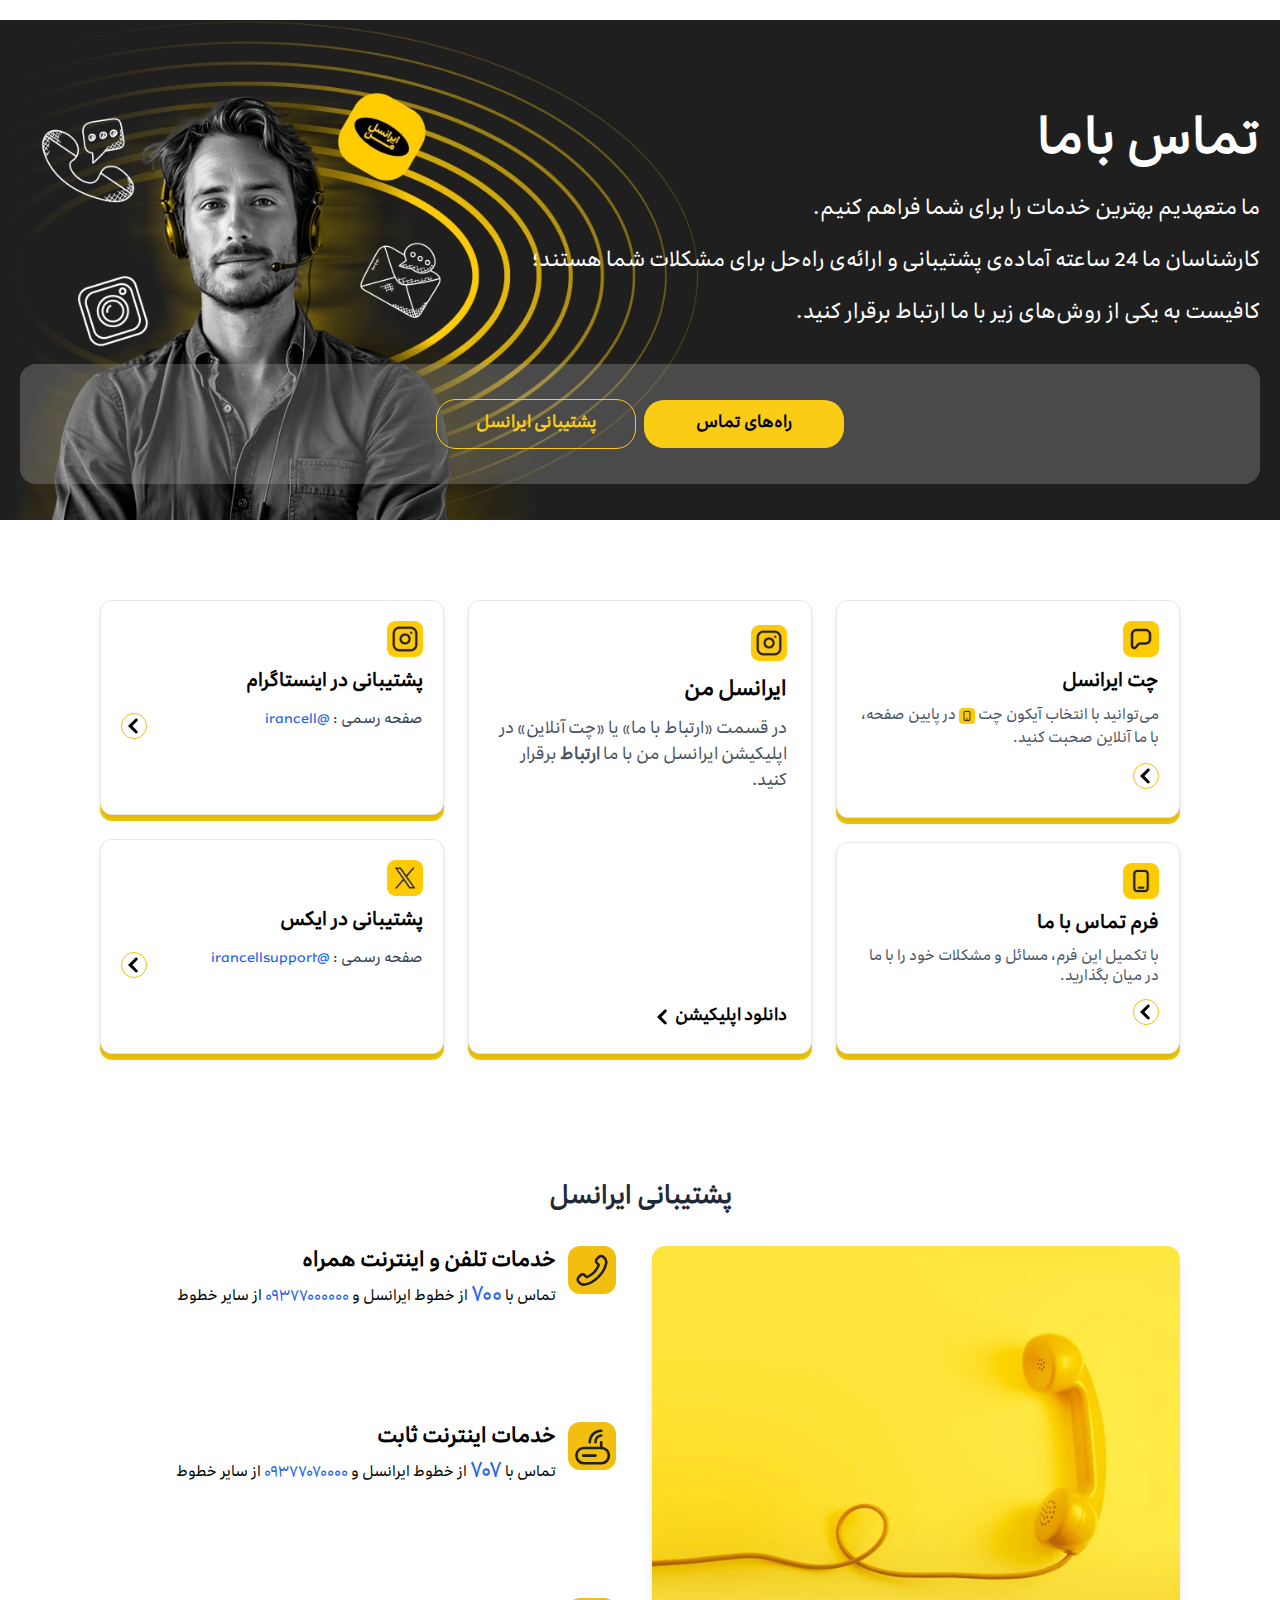
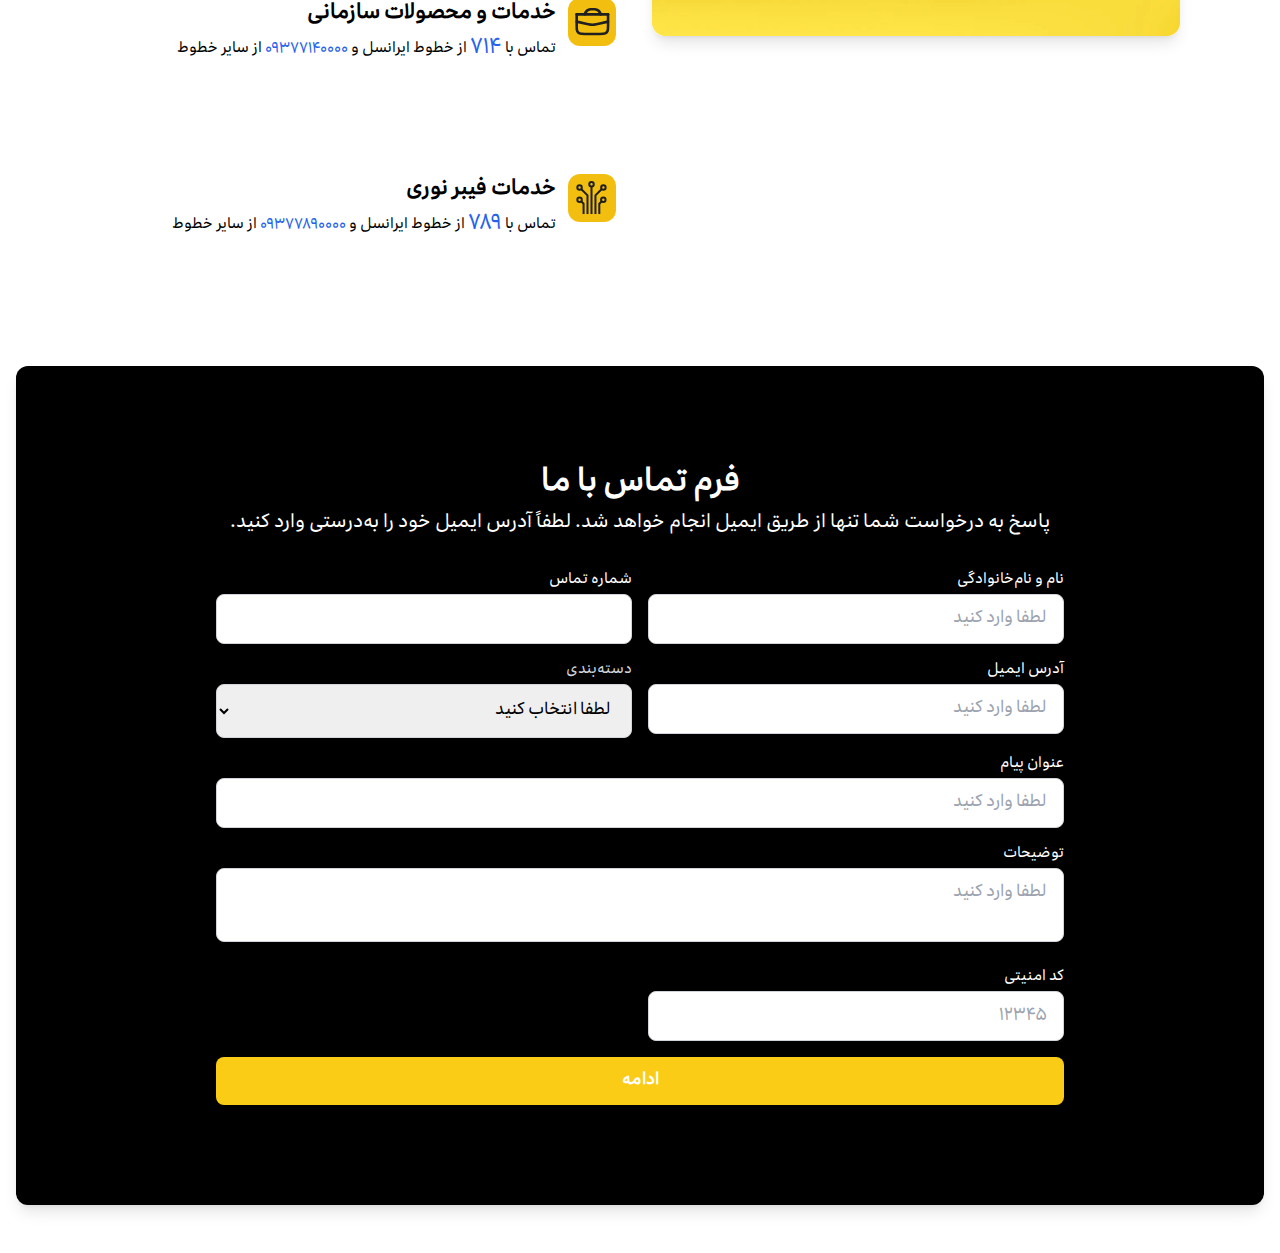
<file: index.html>
<!DOCTYPE html>
<html lang="fa" dir="rtl">
 
<head>
    <meta charset="UTF-8">
    <meta name="viewport" content="width=device-width, initial-scale=1.0">
    <title>Document</title>
      <link rel="stylesheet" href="/font/MTNIrancell-Regular.woff2">
      <script src="./assets/tailwind.js"></script>
       <style>
@font-face {
    font-family: "Irancell";
    src: url("/font/MTNIrancell-Regular.woff2") format("woff2");
}

body {
    font-family: "Irancell", sans-serif;
}
</style>

</head>
<body>
 <section>
    <div class="bg-[url('./images/Mobile-19.webp')]  
                md:bg-[url('./images/Banner_FA-10.webp')]  
                bg-cover bg-center bg-no-repeat 
                w-full h-[500px]
            ">
        <div class=" m-[20px]  ">
          <div class=" text-right  md:pt-[100px] pt-[80px] ">
                <h1 class="text-white mb-[16px] text-2xl md:text-5xl font-bold "> تماس باما </h1>
                <h4 class="text-white md:text-[20px] text-[16px]    md:leading-[52px] leading-[38px] mb-6">
                     ما متعهدیم بهترین خدمات را برای شما فراهم کنیم.<br>
                     کارشناسان ما 24 ساعته آماده‌ی پشتیبانی و ارائه‌ی راه‌حل برای مشکلات شما هستند؛<br>
                     کافیست به یکی از روش‌های زیر با ما ارتباط برقرار کنید.
                </h4>
          </div> 
           <!-- Buttons -->
          <div class="flex justify-center items-center md:h-[120px] h-[95px] bg-[rgba(176,176,176,0.3)] rounded-[16px] gap-2 p-8">
             <a href="#"
             class=" w-[200px] px-6 py-3 text-center bg-yellow-400 text-black font-semibold rounded-[20px] hover:bg-yellow-300 transition"> راه‌های تماس
             </a>
             <a href="#"
             class=" w-[200px] text-center px-6 py-3 border border-yellow-400 text-yellow-400 font-semibold  rounded-[20px] hover:bg-yellow-400 hover:text-black transition"> پشتیبانی ایرانسل
             </a>
          </div>
        </div>


    </div>
 </section>
 <section  class="py-[80px] px-[100px]">
  <div class="container">
    <div class="grid grid-cols-1 md:grid-cols-2 lg:grid-cols-3 gap-6 ">
      <!-- کارت کوچک ۱ -->
      <div class="space-y-6">
        <div class="bg-white rounded-xl shadow-[0_4px_6px_rgba(0,0,0,0.1),0_6px_0_rgba(244,203,8,1)] p-5 border">
          <div class="flex items-center mb-3">
              <img class="w-9 h-9" src="./images/Group-33817.webp" alt="">
          </div>
          <h6 class="text-lg font-semibold mb-2">چت ایرانسل</h6>
          <p class="text-sm text-gray-600 leading-relaxed">
            می‌توانید با انتخاب آیکون چت
            <img src="/images/Group-33818.webp"class="inline-block w-4 h-4 alt="">
            در پایین صفحه، با ما آنلاین صحبت کنید.
          </p>
          <a href="#" class="inline-flex items-center mt-3 border-[1.5px] border-solid border-[#f2bf11] rounded-full text-black">
            <svg xmlns="http://www.w3.org/2000/svg" class="w-6 h-6  "
               viewBox="0 0 24 24" fill="none">
               <path fill-rule="evenodd" clip-rule="evenodd"
                d="M15.3143 4.94855C15.895 5.53938 15.8868 6.48909 15.296 7.06979L10.3863 11.8953C10.3887 11.9299 10.3899 11.9648 10.3899 12C10.3899 12.0352 10.3887 12.0701 10.3863 12.1047L15.296 16.9302C15.8868 17.5109 15.895 18.4606 15.3143 19.0515C14.7336 19.6423 13.7839 19.6505 13.1931 19.0698L6 12L13.1931 4.93021C13.7839 4.34951 14.7336 4.35772 15.3143 4.94855Z"
                fill="black"></path>
            </svg>
          </a>
        </div>
        <!-- کارت کوچک ۲ -->
        <div class="bg-white rounded-xl  p-5 border shadow-[0_4px_6px_rgba(0,0,0,0.1),0_6px_0_rgba(244,203,8,1)] ">
          <div class="flex items-center mb-3">
              <img class="w-9 h-9" src="./images/Group-33818.webp" alt="">
          </div>
          <h6 class="text-lg font-semibold mb-2">فرم تماس با ما</h6>
          <p class="text-sm text-gray-600">با تکمیل این فرم، مسائل و مشکلات خود را با ما در میان بگذارید.</p>
          <a href="#" class="inline-flex items-center mt-3 border-[1.5px] border-solid border-[#f2bf11] rounded-full text-black">
            <svg xmlns="http://www.w3.org/2000/svg" class="w-6 h-6 "
             viewBox="0 0 24 24" fill="none">
             <path fill-rule="evenodd" clip-rule="evenodd"
              d="M15.3143 4.94855C15.895 5.53938 15.8868 6.48909 15.296 7.06979L10.3863 11.8953C10.3887 11.9299 10.3899 11.9648 10.3899 12C10.3899 12.0352 10.3887 12.0701 10.3863 12.1047L15.296 16.9302C15.8868 17.5109 15.895 18.4606 15.3143 19.0515C14.7336 19.6423 13.7839 19.6505 13.1931 19.0698L6 12L13.1931 4.93021C13.7839 4.34951 14.7336 4.35772 15.3143 4.94855Z"
              fill="black"></path>
            </svg>
          </a>
        </div>
      </div>
      <!-- کارت بزرگ وسط -->
      <div>
        <div class="bg-white rounded-xl shadow-[0_4px_6px_rgba(0,0,0,0.1),0_6px_0_rgba(244,203,8,1)] p-5 border  p-6 border h-full flex flex-col justify-between">
          <div>
            <div class="mb-4">
                <img class="w-9 h-9" src="./images/Group-33819.webp" alt="">
            </div>
            <h4 class="text-xl font-bold mb-3">ایرانسل من</h4>
            <p class="text-gray-600 leading-relaxed">
               در قسمت «ارتباط با ما» یا «چت آنلاین» در اپلیکیشن ایرانسل من با ما
               <strong>ارتباط</strong> برقرار کنید.
            </p>
          </div>
          <a href="#"
             class="inline-flex items-center mt-5  text-black font-semibold">
             دانلود اپلیکیشن
             <svg xmlns="http://www.w3.org/2000/svg" class="w-6 h-6  ml-2"
                viewBox="0 0 24 24" fill="none">
                <path fill-rule="evenodd" clip-rule="evenodd"
                d="M15.3143 4.94855C15.895 5.53938 15.8868 6.48909 15.296 7.06979L10.3863 11.8953C10.3887 11.9299 10.3899 11.9648 10.3899 12C10.3899 12.0352 10.3887 12.0701 10.3863 12.1047L15.296 16.9302C15.8868 17.5109 15.895 18.4606 15.3143 19.0515C14.7336 19.6423 13.7839 19.6505 13.1931 19.0698L6 12L13.1931 4.93021C13.7839 4.34951 14.7336 4.35772 15.3143 4.94855Z"
                fill="black"></path>
             </svg>
          </a>
        </div>
      </div>
      <!-- کارت‌های سمت راست -->
      <!-- ستون راست: کارت‌های کوچک -->
      <div class="space-y-6 flex flex-col">
        <!-- کارت اینستاگرام -->
        <div class="bg-white rounded-xl shadow-[0_4px_6px_rgba(0,0,0,0.1),0_6px_0_rgba(244,203,8,1)] p-5 border flex flex-col justify-between flex-1">
          <div>
            <img class="w-9 h-9 mb-3" src="./images/Group-33819.webp" alt="">
            <h6 class="text-lg font-semibold mb-1">پشتیبانی در اینستاگرام</h6>
            <div class="flex justify-between items-center">
              <span class="text-gray-700 text-sm leading-5">
                صفحه رسمی : <a href="#" class="text-blue-600">@irancell</a>
              </span>
              <a href="#" class="inline-flex items-center mt-3 border-[1.5px] border-solid border-[#f2bf11] rounded-full text-black">
            <svg xmlns="http://www.w3.org/2000/svg" class="w-6 h-6 "
             viewBox="0 0 24 24" fill="none">
             <path fill-rule="evenodd" clip-rule="evenodd"
              d="M15.3143 4.94855C15.895 5.53938 15.8868 6.48909 15.296 7.06979L10.3863 11.8953C10.3887 11.9299 10.3899 11.9648 10.3899 12C10.3899 12.0352 10.3887 12.0701 10.3863 12.1047L15.296 16.9302C15.8868 17.5109 15.895 18.4606 15.3143 19.0515C14.7336 19.6423 13.7839 19.6505 13.1931 19.0698L6 12L13.1931 4.93021C13.7839 4.34951 14.7336 4.35772 15.3143 4.94855Z"
              fill="black"></path>
            </svg>
          </a>
            </div>
          </div>
        </div>

        <!-- کارت ایکس -->
        <div class="bg-white rounded-xl shadow-[0_4px_6px_rgba(0,0,0,0.1),0_6px_0_rgba(244,203,8,1)] p-5 border flex flex-col justify-between flex-1">
          <div>
            <img class="w-9 h-9 mb-3" src="./images/Group-33820.webp" alt="">
            <h6 class="text-lg font-semibold mb-1">پشتیبانی در ایکس</h6>
            <div class="flex justify-between items-center">
              <span class="text-gray-700 text-sm leading-5">
                صفحه رسمی : <a href="#" class="text-blue-600">@irancellsupport</a>
              </span>
              <a href="#" class="inline-flex items-center mt-3 border-[1.5px] border-solid border-[#f2bf11] rounded-full text-black">
            <svg xmlns="http://www.w3.org/2000/svg" class="w-6 h-6 "
             viewBox="0 0 24 24" fill="none">
             <path fill-rule="evenodd" clip-rule="evenodd"
              d="M15.3143 4.94855C15.895 5.53938 15.8868 6.48909 15.296 7.06979L10.3863 11.8953C10.3887 11.9299 10.3899 11.9648 10.3899 12C10.3899 12.0352 10.3887 12.0701 10.3863 12.1047L15.296 16.9302C15.8868 17.5109 15.895 18.4606 15.3143 19.0515C14.7336 19.6423 13.7839 19.6505 13.1931 19.0698L6 12L13.1931 4.93021C13.7839 4.34951 14.7336 4.35772 15.3143 4.94855Z"
              fill="black"></path>
            </svg>
          </a>
            </div>
          </div>
        </div>
      </div>
    </div>  
  </div>
 </section>
 <section class=" py-12 px-[100px]">
  <div class="container mx-auto ">
    <div class="mb-8 text-center">
      <h3 class="text-2xl font-bold text-gray-800">پشتیبانی ایرانسل</h3>
    </div>
    <div class="flex flex-col lg:flex-row items-stretch gap-6">
      <!-- تصویر سمت چپ -->
      <div class="lg:w-1/2 w-full h-[40%]">
        <img 
          src="/images/img1.webp" 
          sizes="(max-width: 1024px) 100vw, 628px"
          alt="پشتیبانی ایرانسل" 
          class="rounded-xl shadow-lg w-full h-full object-cover"
          loading="lazy">
      </div>

      <!-- کارت‌های پشتیبانی سمت راست -->
      <div class="lg:w-1/2 w-full flex flex-col h-full gap-20">
        <!-- کارت‌ها با ارتفاع یکسان -->
        <div class="flex-1 flex flex-col  justify-between mb-[32px]">
          <div class="flex items-start">
            <img src="/images/icon1.svg" alt="خدمات تلفن و اینترنت همراه" class=" w-[48px] h-[48px]  rounded-[12px] flex items-center justify-center mb-4 ml-3w-7  flex-shrink-0 mx-3   bg-[#f2bf11]">
            <div class="text-sm leading-tight ">
              <h5 class="font-semibold mb-1 flex items-center text-[20px] leading-[32px]">خدمات تلفن و اینترنت همراه</h5>
              <p>تماس با <a href="tel:700" class="text-blue-600 hover:underline text-[20px] font-normal leading-[28px]">۷۰۰</a> از خطوط ایرانسل و <a href="tel:09377000000" class="text-blue-600 hover:underline">۰۹۳۷۷۰۰۰۰۰۰</a> از سایر خطوط</p>
            </div>
          </div>
        </div>

        <div class="flex-1 flex flex-col justify-between mb-[32px] ">
          <div class="flex items-start">
            <img src="/images/icon2.svg" alt="خدمات اینترنت ثابت" class="w-[48px] h-[48px]  rounded-[12px] flex items-center justify-center mb-4 ml-3w-7  flex-shrink-0 mx-3   bg-[#f2bf11]">
            <div class="text-sm leading-tight">
              <h5 class="font-semibold mb-1 flex items-center text-[20px] leading-[32px]">خدمات اینترنت ثابت</h5>
              <p>تماس با <a href="tel:707" class="text-blue-600 hover:underline text-[20px] font-normal leading-[28px]">۷۰۷</a> از خطوط ایرانسل و <a href="tel:09377070000" class="text-blue-600 hover:underline">۰۹۳۷۷۰۷۰۰۰۰</a> از سایر خطوط</p>
            </div>
          </div>
        </div>

        <div class="flex-1 flex flex-col justify-between mb-[32px]">
          <div class="flex items-start">
            <img src="/images/icon3.svg" alt="خدمات و محصولات سازمانی" class="w-[48px] h-[48px]  rounded-[12px] flex items-center justify-center mb-4 ml-3w-7  flex-shrink-0 mx-3   bg-[#f2bf11]">
            <div class="text-sm leading-tight">
              <h5 class="font-semibold mb-1 flex items-center text-[20px] leading-[32px]">خدمات و محصولات سازمانی</h5>
              <p>تماس با <a href="tel:714" class="text-blue-600 hover:underline text-[20px] font-normal leading-[28px]">۷۱۴</a> از خطوط ایرانسل و <a href="tel:09377140000" class="text-blue-600 hover:underline">۰۹۳۷۷۱۴۰۰۰۰</a> از سایر خطوط</p>
            </div>
          </div>
        </div>

        <div class="flex-1 flex flex-col justify-between mb-[32px]">
          <div class="flex items-start">
            <img src="/images/icon4.svg" alt="خدمات فیبر نوری" class="w-[48px] h-[48px]  rounded-[12px] flex items-center justify-center mb-4 ml-3w-7  flex-shrink-0 mx-3   bg-[#f2bf11]">
            <div class="text-sm leading-tight">
              <h5 class="font-semibold mb-1 flex items-center text-[20px] leading-[32px]">خدمات فیبر نوری</h5>
              <p>تماس با <a href="tel:789" class="text-blue-600 hover:underline text-[20px] font-normal leading-[28px]">۷۸۹</a> از خطوط ایرانسل و <a href="tel:09377890000" class="text-blue-600 hover:underline">۰۹۳۷۷۸۹۰۰۰۰</a> از سایر خطوط</p>
            </div>
          </div>
        </div>
      </div>
    </div>
  </div>
 </section>
<section id="form-contactus" class="py-12">
  <div class="container mx-auto px-4 ">
    <div class="bg-black rounded-xl shadow-lg py-[100px] px-6 md:px-[200px]">
      <!-- عنوان فرم -->
      <div class="mb-8 text-center">
        <h4 class="text-3xl font-bold text-white mb-2">فرم تماس با ما</h4>
        <p class="text-white text-base md:text-lg">
          پاسخ به درخواست شما تنها از طریق ایمیل انجام خواهد شد. لطفاً آدرس ایمیل خود را به‌درستی وارد کنید.
        </p>
      </div>

      <!-- فرم -->
      <form id="contact-us-form" class="grid grid-cols-1 md:grid-cols-2 gap-4">
        <!-- نام و شماره تماس -->
        <div>
          <label for="fullname" class="block text-sm font-medium text-white mb-1">نام و نام‌خانوادگی</label>
          <input type="text" id="fullname" name="fullname" placeholder="لطفا وارد کنید" required
                 class="w-full border border-gray-300 rounded-lg px-4 py-3 focus:outline-none focus:ring-2 focus:ring-yellow-400 focus:border-yellow-400">
        </div>
        <div>
          <label for="mobile" class="block text-sm font-medium text-white mb-1">شماره تماس</label>
          <input type="text" id="mobile" name="mobile" placeholder="" maxlength="11" required
                 class="w-full border border-gray-300 rounded-lg px-4 py-3 focus:outline-none focus:ring-2 focus:ring-yellow-400 focus:border-yellow-400">
        </div>

        <!-- ایمیل و دسته‌بندی -->
        <div>
          <label for="email" class="block text-sm font-medium text-white mb-1">آدرس ایمیل</label>
          <input type="email" id="email" name="email" placeholder="لطفا وارد کنید" required
                 class="w-full border border-gray-300 rounded-lg px-4 py-3 focus:outline-none focus:ring-2 focus:ring-yellow-400 focus:border-yellow-400">
        </div>
        <div>
          <label for="choice" class="block text-sm font-medium text-gray-300 mb-1">دسته‌بندی</label>
          <select id="choice" name="choice" required
                  class="w-full border border-gray-300 rounded-lg px-4 py-3 focus:outline-none focus:ring-2 focus:ring-yellow-400 focus:border-yellow-400">
            <option value="">لطفا انتخاب کنید</option>
            <option value="حساب">حساب</option>
            <option value="اینترنت، تماس، پیامک">اینترنت، تماس، پیامک</option>
            <option value="برنامه های کاربردی و پورتال ها">برنامه های کاربردی و پورتال ها</option>
            <option value="مودم و سیم کارت">مودم و سیم کارت</option>
            <option value="پیشنهادها و انتقادها">پیشنهادها و انتقادها</option>
            <option value="گزارش نقاط ضعف امنیتی">گزارش نقاط ضعف امنیتی</option>
            <option value="سایر">سایر</option>
          </select>
        </div>

        <!-- عنوان پیام -->
        <div class="md:col-span-2">
          <label for="title" class="block text-sm font-medium text-white mb-1">عنوان پیام</label>
          <input type="text" id="title" name="title" placeholder="لطفا وارد کنید" required
                 class="w-full border border-gray-300 rounded-lg px-4 py-3 focus:outline-none focus:ring-2 focus:ring-yellow-400 focus:border-yellow-400">
        </div>

        <!-- توضیحات -->
        <div class="md:col-span-2">
          <label for="description" class="block text-sm font-medium text-white mb-1">توضیحات</label>
          <textarea id="description" name="description" placeholder="لطفا وارد کنید" required
                    class="w-full border border-gray-300 rounded-lg px-4 py-3 resize-none focus:outline-none focus:ring-2 focus:ring-yellow-400 focus:border-yellow-400"></textarea>
        </div>

        <!-- کد امنیتی -->
        <div>
          <label for="captcha" class="block text-sm font-medium text-white mb-1">کد امنیتی</label>
          <input type="text" id="captcha" name="a-captcha-response" placeholder="۱۲۳۴۵" maxlength="5"
                 class="w-full border border-gray-300 rounded-lg px-4 py-3 focus:outline-none focus:ring-2 focus:ring-yellow-400 focus:border-yellow-400">
        </div>

        <!-- دکمه ارسال -->
        <div class="md:col-span-2">
          <button type="submit"
                  class="w-full bg-yellow-400 text-white font-semibold px-6 py-3 rounded-lg hover:bg-yellow-500 transition duration-300">
            ادامه
          </button>
        </div>
      </form>
    </div>
  </div>
</section>
</body>
</html>
</file>
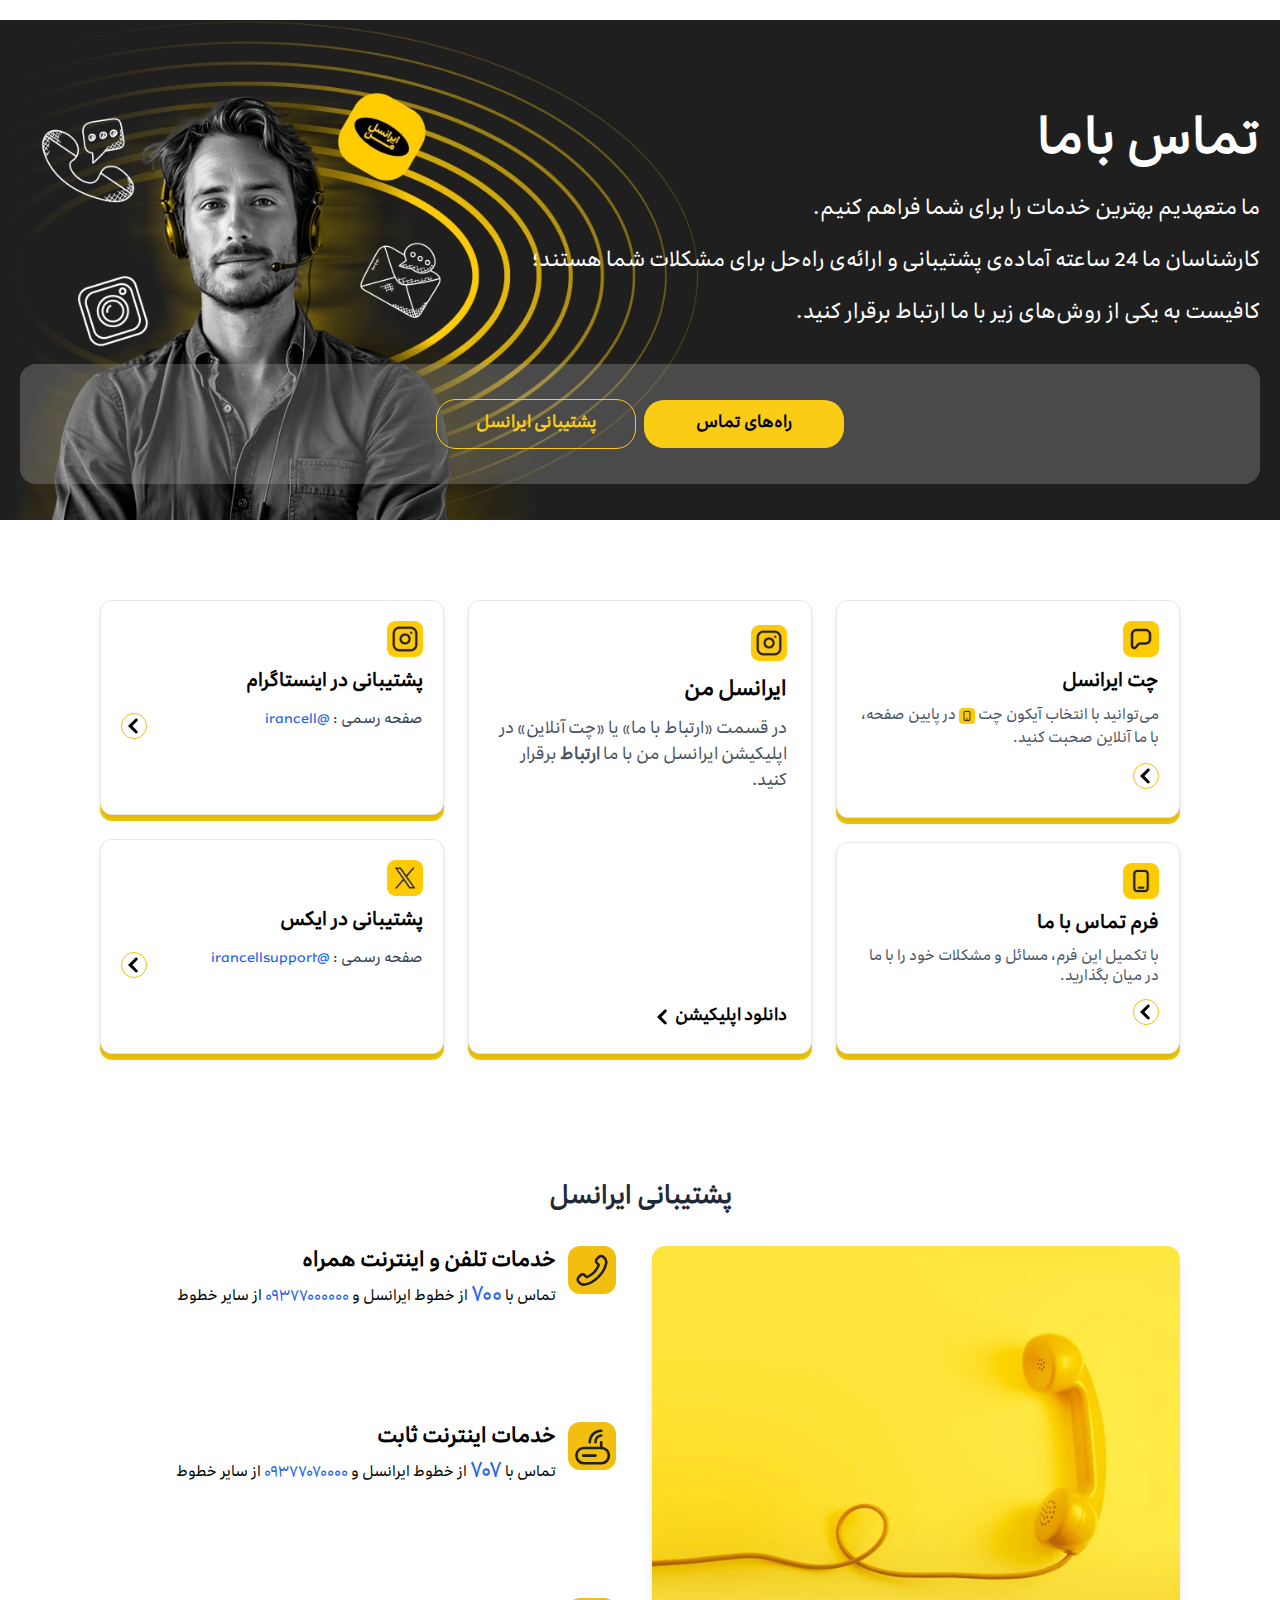
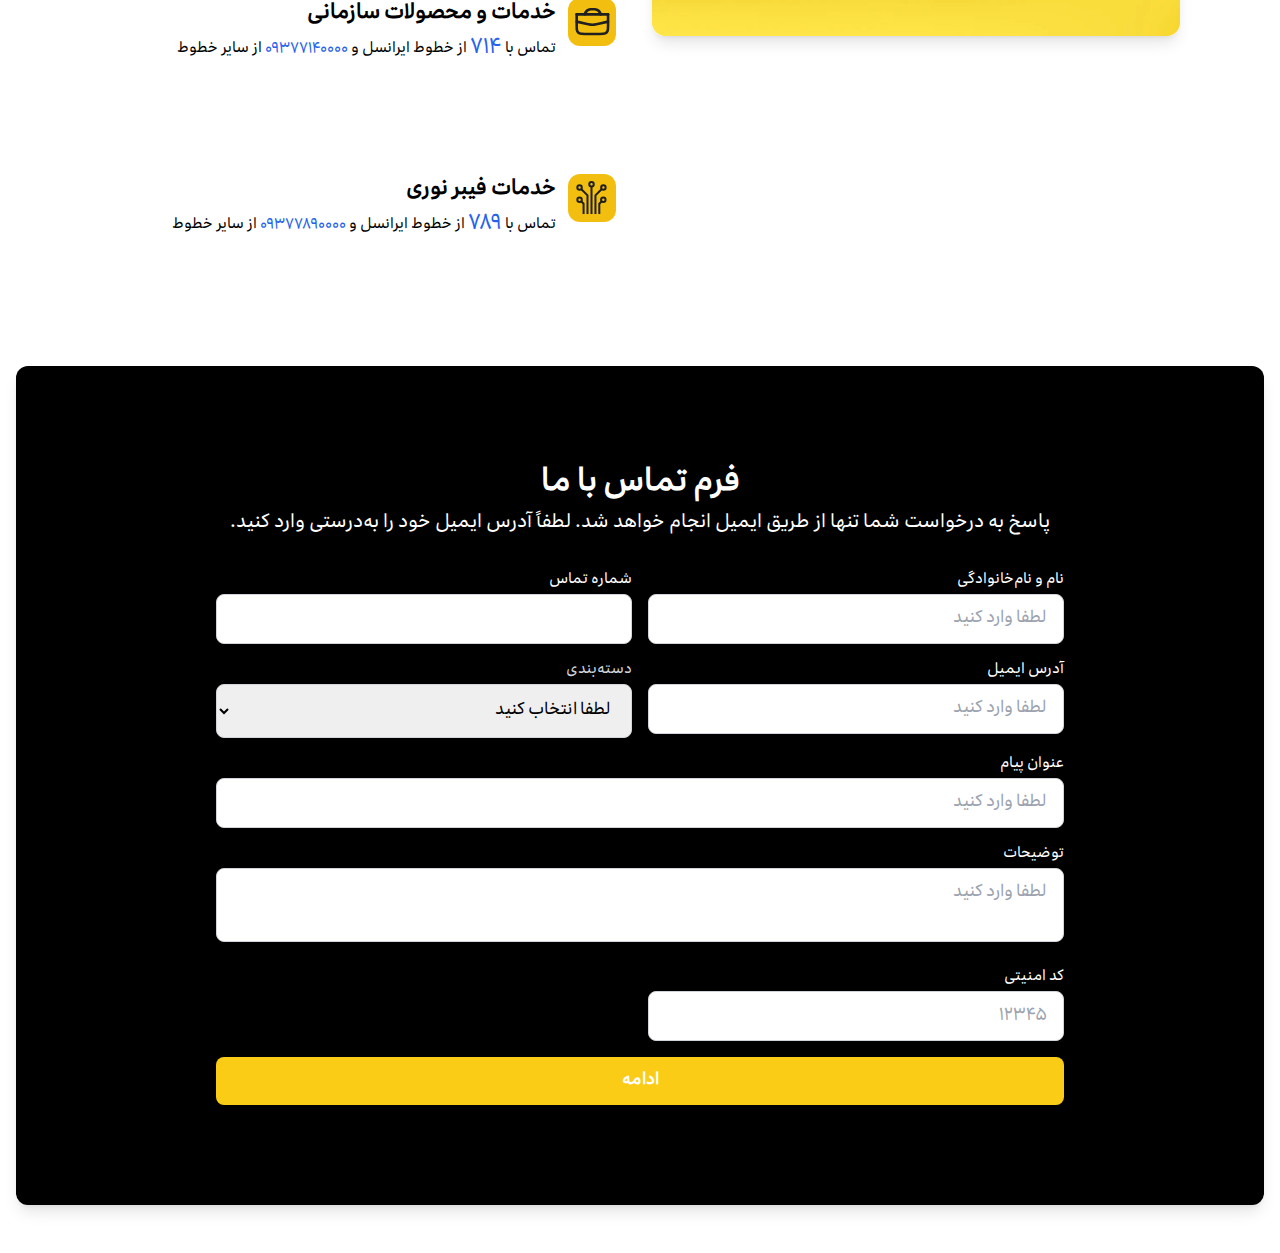
<file: irancell/index.html>
<!DOCTYPE html>
<html lang="fa" dir="rtl">
 
<head>
    <meta charset="UTF-8">
    <meta name="viewport" content="width=device-width, initial-scale=1.0">
    <title>Document</title>
      <link rel="stylesheet" href="/font/MTNIrancell-Regular.woff2">
      <script src="./assets/tailwind.js"></script>
       <style>
@font-face {
    font-family: "Irancell";
    src: url("/font/MTNIrancell-Regular.woff2") format("woff2");
}

body {
    font-family: "Irancell", sans-serif;
}
</style>

</head>
<body>
 <section>
    <div class="bg-[url('./images/Mobile-19.webp')]  
                md:bg-[url('./images/Banner_FA-10.webp')]  
                bg-cover bg-center bg-no-repeat 
                w-full h-[500px]
            ">
        <div class=" m-[20px]  ">
          <div class=" text-right  md:pt-[100px] pt-[80px] ">
                <h1 class="text-white mb-[16px] text-2xl md:text-5xl font-bold "> تماس باما </h1>
                <h4 class="text-white md:text-[20px] text-[16px]    md:leading-[52px] leading-[38px] mb-6">
                     ما متعهدیم بهترین خدمات را برای شما فراهم کنیم.<br>
                     کارشناسان ما 24 ساعته آماده‌ی پشتیبانی و ارائه‌ی راه‌حل برای مشکلات شما هستند؛<br>
                     کافیست به یکی از روش‌های زیر با ما ارتباط برقرار کنید.
                </h4>
          </div> 
           <!-- Buttons -->
          <div class="flex justify-center items-center md:h-[120px] h-[95px] bg-[rgba(176,176,176,0.3)] rounded-[16px] gap-2 p-8">
             <a href="#"
             class=" w-[200px] px-6 py-3 text-center bg-yellow-400 text-black font-semibold rounded-[20px] hover:bg-yellow-300 transition"> راه‌های تماس
             </a>
             <a href="#"
             class=" w-[200px] text-center px-6 py-3 border border-yellow-400 text-yellow-400 font-semibold  rounded-[20px] hover:bg-yellow-400 hover:text-black transition"> پشتیبانی ایرانسل
             </a>
          </div>
        </div>


    </div>
 </section>
 <section  class="py-[80px] px-[100px]">
  <div class="container">
    <div class="grid grid-cols-1 md:grid-cols-2 lg:grid-cols-3 gap-6 ">
      <!-- کارت کوچک ۱ -->
      <div class="space-y-6">
        <div class="bg-white rounded-xl shadow-[0_4px_6px_rgba(0,0,0,0.1),0_6px_0_rgba(244,203,8,1)] p-5 border">
          <div class="flex items-center mb-3">
              <img class="w-9 h-9" src="./images/Group-33817.webp" alt="">
          </div>
          <h6 class="text-lg font-semibold mb-2">چت ایرانسل</h6>
          <p class="text-sm text-gray-600 leading-relaxed">
            می‌توانید با انتخاب آیکون چت
            <img src="/images/Group-33818.webp"class="inline-block w-4 h-4 alt="">
            در پایین صفحه، با ما آنلاین صحبت کنید.
          </p>
          <a href="#" class="inline-flex items-center mt-3 border-[1.5px] border-solid border-[#f2bf11] rounded-full text-black">
            <svg xmlns="http://www.w3.org/2000/svg" class="w-6 h-6  "
               viewBox="0 0 24 24" fill="none">
               <path fill-rule="evenodd" clip-rule="evenodd"
                d="M15.3143 4.94855C15.895 5.53938 15.8868 6.48909 15.296 7.06979L10.3863 11.8953C10.3887 11.9299 10.3899 11.9648 10.3899 12C10.3899 12.0352 10.3887 12.0701 10.3863 12.1047L15.296 16.9302C15.8868 17.5109 15.895 18.4606 15.3143 19.0515C14.7336 19.6423 13.7839 19.6505 13.1931 19.0698L6 12L13.1931 4.93021C13.7839 4.34951 14.7336 4.35772 15.3143 4.94855Z"
                fill="black"></path>
            </svg>
          </a>
        </div>
        <!-- کارت کوچک ۲ -->
        <div class="bg-white rounded-xl  p-5 border shadow-[0_4px_6px_rgba(0,0,0,0.1),0_6px_0_rgba(244,203,8,1)] ">
          <div class="flex items-center mb-3">
              <img class="w-9 h-9" src="./images/Group-33818.webp" alt="">
          </div>
          <h6 class="text-lg font-semibold mb-2">فرم تماس با ما</h6>
          <p class="text-sm text-gray-600">با تکمیل این فرم، مسائل و مشکلات خود را با ما در میان بگذارید.</p>
          <a href="#" class="inline-flex items-center mt-3 border-[1.5px] border-solid border-[#f2bf11] rounded-full text-black">
            <svg xmlns="http://www.w3.org/2000/svg" class="w-6 h-6 "
             viewBox="0 0 24 24" fill="none">
             <path fill-rule="evenodd" clip-rule="evenodd"
              d="M15.3143 4.94855C15.895 5.53938 15.8868 6.48909 15.296 7.06979L10.3863 11.8953C10.3887 11.9299 10.3899 11.9648 10.3899 12C10.3899 12.0352 10.3887 12.0701 10.3863 12.1047L15.296 16.9302C15.8868 17.5109 15.895 18.4606 15.3143 19.0515C14.7336 19.6423 13.7839 19.6505 13.1931 19.0698L6 12L13.1931 4.93021C13.7839 4.34951 14.7336 4.35772 15.3143 4.94855Z"
              fill="black"></path>
            </svg>
          </a>
        </div>
      </div>
      <!-- کارت بزرگ وسط -->
      <div>
        <div class="bg-white rounded-xl shadow-[0_4px_6px_rgba(0,0,0,0.1),0_6px_0_rgba(244,203,8,1)] p-5 border  p-6 border h-full flex flex-col justify-between">
          <div>
            <div class="mb-4">
                <img class="w-9 h-9" src="./images/Group-33819.webp" alt="">
            </div>
            <h4 class="text-xl font-bold mb-3">ایرانسل من</h4>
            <p class="text-gray-600 leading-relaxed">
               در قسمت «ارتباط با ما» یا «چت آنلاین» در اپلیکیشن ایرانسل من با ما
               <strong>ارتباط</strong> برقرار کنید.
            </p>
          </div>
          <a href="#"
             class="inline-flex items-center mt-5  text-black font-semibold">
             دانلود اپلیکیشن
             <svg xmlns="http://www.w3.org/2000/svg" class="w-6 h-6  ml-2"
                viewBox="0 0 24 24" fill="none">
                <path fill-rule="evenodd" clip-rule="evenodd"
                d="M15.3143 4.94855C15.895 5.53938 15.8868 6.48909 15.296 7.06979L10.3863 11.8953C10.3887 11.9299 10.3899 11.9648 10.3899 12C10.3899 12.0352 10.3887 12.0701 10.3863 12.1047L15.296 16.9302C15.8868 17.5109 15.895 18.4606 15.3143 19.0515C14.7336 19.6423 13.7839 19.6505 13.1931 19.0698L6 12L13.1931 4.93021C13.7839 4.34951 14.7336 4.35772 15.3143 4.94855Z"
                fill="black"></path>
             </svg>
          </a>
        </div>
      </div>
      <!-- کارت‌های سمت راست -->
      <!-- ستون راست: کارت‌های کوچک -->
      <div class="space-y-6 flex flex-col">
        <!-- کارت اینستاگرام -->
        <div class="bg-white rounded-xl shadow-[0_4px_6px_rgba(0,0,0,0.1),0_6px_0_rgba(244,203,8,1)] p-5 border flex flex-col justify-between flex-1">
          <div>
            <img class="w-9 h-9 mb-3" src="./images/Group-33819.webp" alt="">
            <h6 class="text-lg font-semibold mb-1">پشتیبانی در اینستاگرام</h6>
            <div class="flex justify-between items-center">
              <span class="text-gray-700 text-sm leading-5">
                صفحه رسمی : <a href="#" class="text-blue-600">@irancell</a>
              </span>
              <a href="#" class="inline-flex items-center mt-3 border-[1.5px] border-solid border-[#f2bf11] rounded-full text-black">
            <svg xmlns="http://www.w3.org/2000/svg" class="w-6 h-6 "
             viewBox="0 0 24 24" fill="none">
             <path fill-rule="evenodd" clip-rule="evenodd"
              d="M15.3143 4.94855C15.895 5.53938 15.8868 6.48909 15.296 7.06979L10.3863 11.8953C10.3887 11.9299 10.3899 11.9648 10.3899 12C10.3899 12.0352 10.3887 12.0701 10.3863 12.1047L15.296 16.9302C15.8868 17.5109 15.895 18.4606 15.3143 19.0515C14.7336 19.6423 13.7839 19.6505 13.1931 19.0698L6 12L13.1931 4.93021C13.7839 4.34951 14.7336 4.35772 15.3143 4.94855Z"
              fill="black"></path>
            </svg>
          </a>
            </div>
          </div>
        </div>

        <!-- کارت ایکس -->
        <div class="bg-white rounded-xl shadow-[0_4px_6px_rgba(0,0,0,0.1),0_6px_0_rgba(244,203,8,1)] p-5 border flex flex-col justify-between flex-1">
          <div>
            <img class="w-9 h-9 mb-3" src="./images/Group-33820.webp" alt="">
            <h6 class="text-lg font-semibold mb-1">پشتیبانی در ایکس</h6>
            <div class="flex justify-between items-center">
              <span class="text-gray-700 text-sm leading-5">
                صفحه رسمی : <a href="#" class="text-blue-600">@irancellsupport</a>
              </span>
              <a href="#" class="inline-flex items-center mt-3 border-[1.5px] border-solid border-[#f2bf11] rounded-full text-black">
            <svg xmlns="http://www.w3.org/2000/svg" class="w-6 h-6 "
             viewBox="0 0 24 24" fill="none">
             <path fill-rule="evenodd" clip-rule="evenodd"
              d="M15.3143 4.94855C15.895 5.53938 15.8868 6.48909 15.296 7.06979L10.3863 11.8953C10.3887 11.9299 10.3899 11.9648 10.3899 12C10.3899 12.0352 10.3887 12.0701 10.3863 12.1047L15.296 16.9302C15.8868 17.5109 15.895 18.4606 15.3143 19.0515C14.7336 19.6423 13.7839 19.6505 13.1931 19.0698L6 12L13.1931 4.93021C13.7839 4.34951 14.7336 4.35772 15.3143 4.94855Z"
              fill="black"></path>
            </svg>
          </a>
            </div>
          </div>
        </div>
      </div>
    </div>  
  </div>
 </section>
 <section class=" py-12 px-[100px]">
  <div class="container mx-auto ">
    <div class="mb-8 text-center">
      <h3 class="text-2xl font-bold text-gray-800">پشتیبانی ایرانسل</h3>
    </div>
    <div class="flex flex-col lg:flex-row items-stretch gap-6">
      <!-- تصویر سمت چپ -->
      <div class="lg:w-1/2 w-full h-[40%]">
        <img 
          src="./images/img1.webp" 
          sizes="(max-width: 1024px) 100vw, 628px"
          alt="پشتیبانی ایرانسل" 
          class="rounded-xl shadow-lg w-full h-full object-cover"
          loading="lazy">
      </div>

      <!-- کارت‌های پشتیبانی سمت راست -->
      <div class="lg:w-1/2 w-full flex flex-col h-full gap-20">
        <!-- کارت‌ها با ارتفاع یکسان -->
        <div class="flex-1 flex flex-col  justify-between mb-[32px]">
          <div class="flex items-start">
            <img src="./images/icon1.svg" alt="خدمات تلفن و اینترنت همراه" class=" w-[48px] h-[48px]  rounded-[12px] flex items-center justify-center mb-4 ml-3w-7  flex-shrink-0 mx-3   bg-[#f2bf11]">
            <div class="text-sm leading-tight ">
              <h5 class="font-semibold mb-1 flex items-center text-[20px] leading-[32px]">خدمات تلفن و اینترنت همراه</h5>
              <p>تماس با <a href="tel:700" class="text-blue-600 hover:underline text-[20px] font-normal leading-[28px]">۷۰۰</a> از خطوط ایرانسل و <a href="tel:09377000000" class="text-blue-600 hover:underline">۰۹۳۷۷۰۰۰۰۰۰</a> از سایر خطوط</p>
            </div>
          </div>
        </div>

        <div class="flex-1 flex flex-col justify-between mb-[32px] ">
          <div class="flex items-start">
            <img src="./images/icon2.svg" alt="خدمات اینترنت ثابت" class="w-[48px] h-[48px]  rounded-[12px] flex items-center justify-center mb-4 ml-3w-7  flex-shrink-0 mx-3   bg-[#f2bf11]">
            <div class="text-sm leading-tight">
              <h5 class="font-semibold mb-1 flex items-center text-[20px] leading-[32px]">خدمات اینترنت ثابت</h5>
              <p>تماس با <a href="tel:707" class="text-blue-600 hover:underline text-[20px] font-normal leading-[28px]">۷۰۷</a> از خطوط ایرانسل و <a href="tel:09377070000" class="text-blue-600 hover:underline">۰۹۳۷۷۰۷۰۰۰۰</a> از سایر خطوط</p>
            </div>
          </div>
        </div>

        <div class="flex-1 flex flex-col justify-between mb-[32px]">
          <div class="flex items-start">
            <img src="./images/icon3.svg" alt="خدمات و محصولات سازمانی" class="w-[48px] h-[48px]  rounded-[12px] flex items-center justify-center mb-4 ml-3w-7  flex-shrink-0 mx-3   bg-[#f2bf11]">
            <div class="text-sm leading-tight">
              <h5 class="font-semibold mb-1 flex items-center text-[20px] leading-[32px]">خدمات و محصولات سازمانی</h5>
              <p>تماس با <a href="tel:714" class="text-blue-600 hover:underline text-[20px] font-normal leading-[28px]">۷۱۴</a> از خطوط ایرانسل و <a href="tel:09377140000" class="text-blue-600 hover:underline">۰۹۳۷۷۱۴۰۰۰۰</a> از سایر خطوط</p>
            </div>
          </div>
        </div>

        <div class="flex-1 flex flex-col justify-between mb-[32px]">
          <div class="flex items-start">
            <img src="./images/icon4.svg" alt="خدمات فیبر نوری" class="w-[48px] h-[48px]  rounded-[12px] flex items-center justify-center mb-4 ml-3w-7  flex-shrink-0 mx-3   bg-[#f2bf11]">
            <div class="text-sm leading-tight">
              <h5 class="font-semibold mb-1 flex items-center text-[20px] leading-[32px]">خدمات فیبر نوری</h5>
              <p>تماس با <a href="tel:789" class="text-blue-600 hover:underline text-[20px] font-normal leading-[28px]">۷۸۹</a> از خطوط ایرانسل و <a href="tel:09377890000" class="text-blue-600 hover:underline">۰۹۳۷۷۸۹۰۰۰۰</a> از سایر خطوط</p>
            </div>
          </div>
        </div>
      </div>
    </div>
  </div>
 </section>
<section id="form-contactus" class="py-12">
  <div class="container mx-auto px-4 ">
    <div class="bg-black rounded-xl shadow-lg py-[100px] px-6 md:px-[200px]">
      <!-- عنوان فرم -->
      <div class="mb-8 text-center">
        <h4 class="text-3xl font-bold text-white mb-2">فرم تماس با ما</h4>
        <p class="text-white text-base md:text-lg">
          پاسخ به درخواست شما تنها از طریق ایمیل انجام خواهد شد. لطفاً آدرس ایمیل خود را به‌درستی وارد کنید.
        </p>
      </div>

      <!-- فرم -->
      <form id="contact-us-form" class="grid grid-cols-1 md:grid-cols-2 gap-4">
        <!-- نام و شماره تماس -->
        <div>
          <label for="fullname" class="block text-sm font-medium text-white mb-1">نام و نام‌خانوادگی</label>
          <input type="text" id="fullname" name="fullname" placeholder="لطفا وارد کنید" required
                 class="w-full border border-gray-300 rounded-lg px-4 py-3 focus:outline-none focus:ring-2 focus:ring-yellow-400 focus:border-yellow-400">
        </div>
        <div>
          <label for="mobile" class="block text-sm font-medium text-white mb-1">شماره تماس</label>
          <input type="text" id="mobile" name="mobile" placeholder="" maxlength="11" required
                 class="w-full border border-gray-300 rounded-lg px-4 py-3 focus:outline-none focus:ring-2 focus:ring-yellow-400 focus:border-yellow-400">
        </div>

        <!-- ایمیل و دسته‌بندی -->
        <div>
          <label for="email" class="block text-sm font-medium text-white mb-1">آدرس ایمیل</label>
          <input type="email" id="email" name="email" placeholder="لطفا وارد کنید" required
                 class="w-full border border-gray-300 rounded-lg px-4 py-3 focus:outline-none focus:ring-2 focus:ring-yellow-400 focus:border-yellow-400">
        </div>
        <div>
          <label for="choice" class="block text-sm font-medium text-gray-300 mb-1">دسته‌بندی</label>
          <select id="choice" name="choice" required
                  class="w-full border border-gray-300 rounded-lg px-4 py-3 focus:outline-none focus:ring-2 focus:ring-yellow-400 focus:border-yellow-400">
            <option value="">لطفا انتخاب کنید</option>
            <option value="حساب">حساب</option>
            <option value="اینترنت، تماس، پیامک">اینترنت، تماس، پیامک</option>
            <option value="برنامه های کاربردی و پورتال ها">برنامه های کاربردی و پورتال ها</option>
            <option value="مودم و سیم کارت">مودم و سیم کارت</option>
            <option value="پیشنهادها و انتقادها">پیشنهادها و انتقادها</option>
            <option value="گزارش نقاط ضعف امنیتی">گزارش نقاط ضعف امنیتی</option>
            <option value="سایر">سایر</option>
          </select>
        </div>

        <!-- عنوان پیام -->
        <div class="md:col-span-2">
          <label for="title" class="block text-sm font-medium text-white mb-1">عنوان پیام</label>
          <input type="text" id="title" name="title" placeholder="لطفا وارد کنید" required
                 class="w-full border border-gray-300 rounded-lg px-4 py-3 focus:outline-none focus:ring-2 focus:ring-yellow-400 focus:border-yellow-400">
        </div>

        <!-- توضیحات -->
        <div class="md:col-span-2">
          <label for="description" class="block text-sm font-medium text-white mb-1">توضیحات</label>
          <textarea id="description" name="description" placeholder="لطفا وارد کنید" required
                    class="w-full border border-gray-300 rounded-lg px-4 py-3 resize-none focus:outline-none focus:ring-2 focus:ring-yellow-400 focus:border-yellow-400"></textarea>
        </div>

        <!-- کد امنیتی -->
        <div>
          <label for="captcha" class="block text-sm font-medium text-white mb-1">کد امنیتی</label>
          <input type="text" id="captcha" name="a-captcha-response" placeholder="۱۲۳۴۵" maxlength="5"
                 class="w-full border border-gray-300 rounded-lg px-4 py-3 focus:outline-none focus:ring-2 focus:ring-yellow-400 focus:border-yellow-400">
        </div>

        <!-- دکمه ارسال -->
        <div class="md:col-span-2">
          <button type="submit"
                  class="w-full bg-yellow-400 text-white font-semibold px-6 py-3 rounded-lg hover:bg-yellow-500 transition duration-300">
            ادامه
          </button>
        </div>
      </form>
    </div>
  </div>
</section>
</body>
</html>
</file>
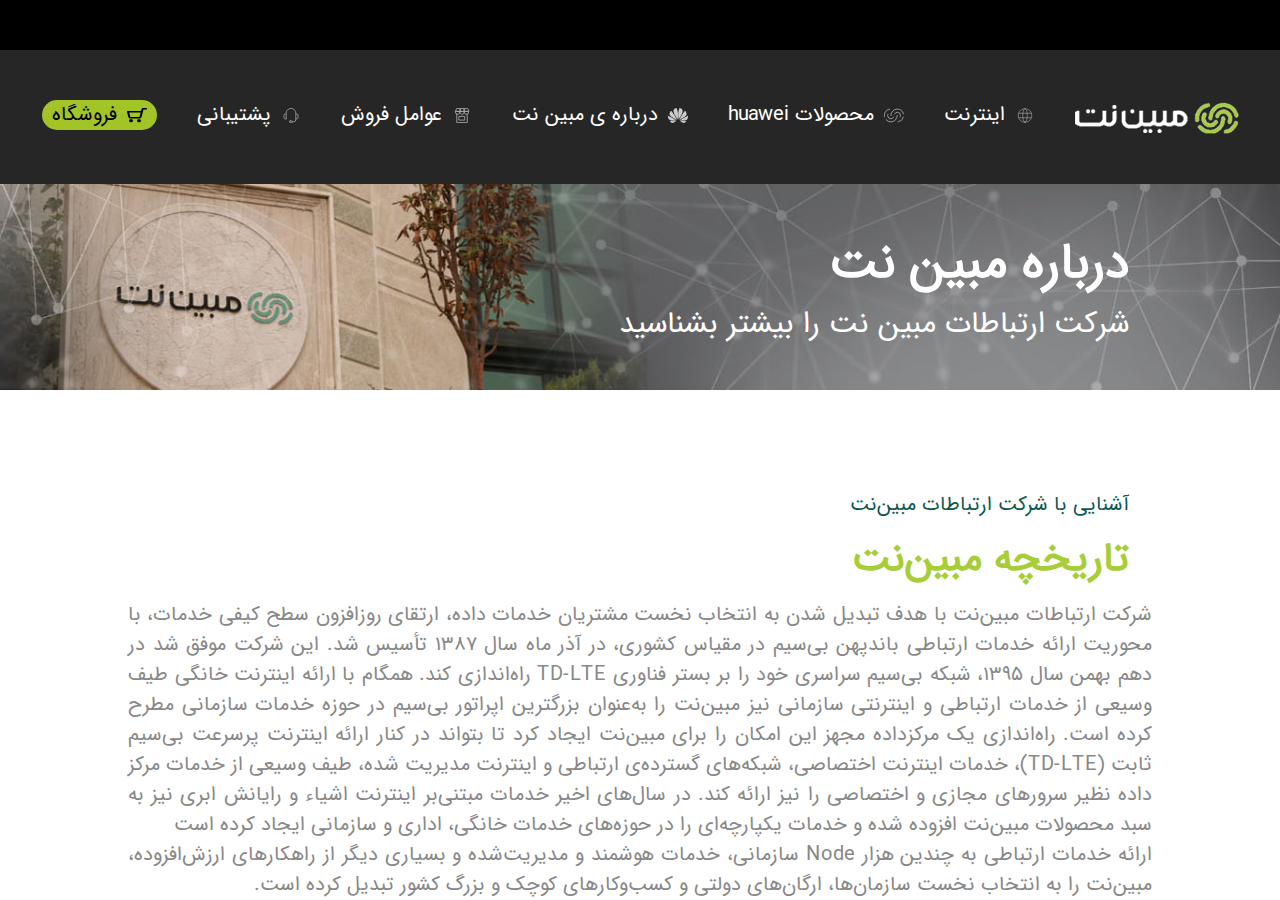
<file: mobinNet/index.html>
<!DOCTYPE html>
<html lang="en">
<head>
    <meta charset="UTF-8">
    <meta name="viewport" content="width=device-width, initial-scale=1.0">
    <title>mobinNet</title>
    <script src="tailwind.js"></script>
</head>
<body dir="rtl">
    <style>
@font-face {
  font-family: iranSans;
  src: url("assets/fonts/IRANSansWeb.woff");
}

html,
body {
  font-family: "iranSans";
}




.dropdown {
  position: relative;
  display: inline-block;
}

.dropdown-content {
  display: none;
  position: absolute;
  background-color: #000000;
  min-width: 160px;
  box-shadow: 0px 8px 16px 0px rgba(0,0,0,0.2);
  z-index: 1;
  border-radius:15px ;
}

.dropdown-content a {
  color: rgb(255, 255, 255);
  padding: 12px 16px;
  text-decoration: none;
  display: block;
}

.dropdown-content a:hover {background-color: #ddd;}

.dropdown:hover .dropdown-content {display: block;}
    </style>




    <!-- header -->
     <section class="blank">
        <div class="bg-black w-full h-[50px]"></div>
     </section>
     <section class="main-header bg-[#262626] flex items-center justify-center">
        <header>
            <nav>
                <ul class="flex gap-[40px] py-[50px]">
                    <li><a href="#">
                        <img src="assets/img/top-logo-fa.png" alt="logo">
                        </a></li>





                        <li class="dropdown relative">
                            <a href="#" class="hover:text-[#a3c426] text-[20px] text-white">
                            <div class="flex items-center gap-[10px]">
                                <img src="assets/img/internet.svg" alt="huawei" class="h-[15px] w-[20px]">
                            اینترنت
                            </div>
                        </a>
                        <div class="dropdown-content absolute hidden bg-white mt-2 shadow z-50">
                          <a href="#">LTE</a>
                          <a href="#">فیبر نوری</a>
                          <a href="#">اینترنت 5G</a>
                          <a href="#">ایپی ثابت</a>
                        </div>
                        </li>
                        <li><a href="#" class="hover:text-[#a3c426] text-[20px] text-white">
                            <div class="flex items-center gap-[10px]">
                                <img src="assets/img/Group-4681.svg" alt="huawei" class="h-[15px] w-[20px]">
                                محصولات huawei
                            </div>
                         </a>
                        </li>
                        <li class="dropdown relative"><a href="#" class="hover:text-[#a3c426] text-[20px] text-white">
                                <div class="flex items-center gap-[10px]">
                                <img src="assets/img/Icons.png" alt="huawei" class="h-[15px] w-[20px]">
                                 درباره ی مبین نت
                                 </div>
                        </a>
                                 <div class="dropdown-content absolute hidden bg-white mt-2 shadow z-50">
                          <a href="#">درباره مبین نت</a>
                          <a href="#">استخدام</a>
                          <a href="#">مسیولیت اجتماعی</a>
                          <a href="#">همگام در مسیر تعالی</a>
                          <a href="#">ارتباط با ما</a>
                          <a href="#">اخبار و مقالات</a>
                        </div>
                    </li>
                        <li class="dropdown relative"><a href="#" class="hover:text-[#a3c426] text-[20px] text-white">
                            <div class="flex items-center gap-[10px]">
                                <img src="assets/img/avamele-furush.svg" alt="huawei" class="h-[15px] w-[20px]">
                            عوامل فروش
                            </div>
                        </a>
                                 <div class="dropdown-content absolute hidden bg-white mt-2 shadow z-50">
                          <a href="#">عوامل فروش اینترنت LTE</a>
                          <a href="#">درخواست عاملیت فروش</a>
                        </div>
                    </li>
                        <li class="dropdown relative"><a href="#" class="hover:text-[#a3c426] text-[20px] text-white">
                            <div class="flex items-center gap-[10px]">
                                <img src="assets/img/Group-5146.svg" alt="huawei" class="h-[15px] w-[20px]">
                            پشتیبانی
                            </div>
                        </a>
                                 <div class="dropdown-content absolute hidden bg-white mt-2 shadow z-50">
                          <a href="#">مرکز خدمات 24 ساعته</a>
                          <a href="#">خدمات مشترکین</a>
                          <a href="#">اپلیکیشن مبین نت</a>
                          <a href="#">پرسش های متداول</a>
                          <a href="#">صدای مشتری </a>
                          <a href="#">واریز اشتباه</a>
                        </div>
                    </li>
                        <!-- button -->
                        <li><a href="#">
                            <div class="flex items-center gap-[10px] bg-[#a3c426] hover:brightness-110 text-[20px] px-[10px] rounded-[50px]">
                                <img src="assets/img/Icons (1).png" alt="huawei" class="h-[15px] w-[20px]">  
                            فروشگاه
                            </div>
                        </a></li>
                    </ul>
                </nav>
            </header>
     </section>
<!-- about mobinnet -->
     <section class="about">
        <div class="relative flex ">
            <img src="assets/img/File.aspx7_.jpg" alt="idk" class="w-full">
            <div class="absolute text-white mr-[151px] top-0 right-0 h-full flex flex-col justify-center">
                <h1 class="text-[50px] font-bold">درباره مبین نت</h1>
                <p class="text-[30px]">شرکت ارتباطات مبین نت را بیشتر بشناسید</p>
            </div>
        </div>
     </section>

     <!-- mobinnet history -->
      <section class="mt-[100px]">
            <p class="text-[20px] mr-[151px] text-[#0c5753]">آشنایی با شرکت ارتباطات مبین‌نت</p>
            <h1 class="text-[40px] mr-[151px] text-[#a7cd39] font-bold m-[10px]">تاریخچه‌ مبین‌نت</h1>
            <div class="w-full  flex justify-center">
                <p class="text-[20px] w-[80%] text-justify text-[#888888]">شرکت ارتباطات مبین‌نت با هدف تبدیل شدن به انتخاب نخست مشتریان خدمات داده، ارتقای روزافزون سطح کیفی خدمات، با محوریت ارائه‌ خدمات ارتباطی باندپهن بی‌سیم در مقیاس کشوری، در آذر ماه سال ۱۳۸۷ تأسیس شد. این شرکت موفق شد در دهم بهمن سال ۱۳۹۵، شبکه بی‌سیم سراسری خود را بر بستر فناوری TD-LTE راه‌اندازی کند. همگام با ارائه اینترنت خانگی طیف وسیعی از خدمات ارتباطی و اینترنتی سازمانی نیز مبین‌نت را به‌عنوان بزرگترین اپراتور بی‌سیم در حوزه خدمات سازمانی مطرح کرده است. راه‌اندازی یک مرکزداده‌ مجهز این امکان را برای مبین‌نت ایجاد کرد تا بتواند در کنار ارائه‌ اینترنت پرسرعت بی‌سیم ثابت (TD-LTE)، خدمات اینترنت اختصاصی، شبکه‌های گسترده‌ی ارتباطی و اینترنت مدیریت شده، طیف وسیعی از خدمات مرکز داده نظیر سرورهای مجازی و اختصاصی را نیز ارائه کند. در سال‌های اخیر خدمات مبتنی‌بر اینترنت اشیاء و رایانش ابری نیز به سبد محصولات مبین‌نت افزوده شده و خدمات یکپارچه‌ای را در حوزه‌های خدمات خانگی، اداری و سازمانی ایجاد کرده است <br> ارائه خدمات ارتباطی به چندین هزار Node سازمانی، خدمات هوشمند و مدیریت‌شده و بسیاری دیگر از راهکارهای ارزش‌افزوده، مبین‌نت را به انتخاب نخست سازمان‌ها، ارگان‌های دولتی و کسب‌وکارهای کوچک و بزرگ کشور تبدیل کرده است.</p>
            </div>
      </section>




    </body>
</html>
</file>
